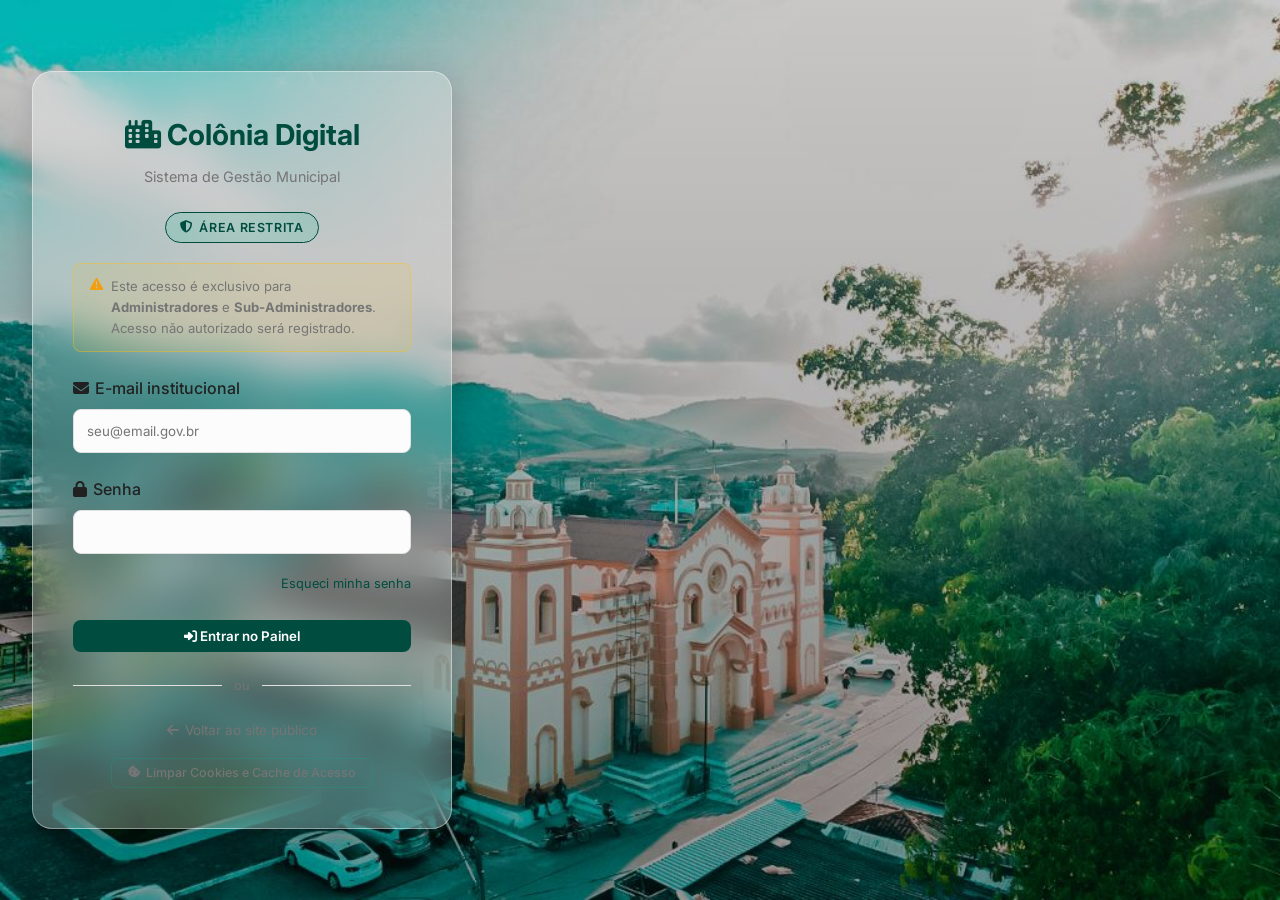
<file: frontend/admin/index.html>
<!DOCTYPE html>
<html lang="pt-BR" data-theme="light">
<head>
    <meta charset="UTF-8">
    <meta name="viewport" content="width=device-width, initial-scale=1.0">
    <title>Acesso Administrativo - Colônia Digital</title>
    <meta name="description" content="Área restrita para administradores da Colônia Digital.">
    <link href="https://fonts.googleapis.com/css2?family=Inter:wght@300;400;600;700&display=swap" rel="stylesheet">
    <link rel="stylesheet" href="../css/style.css">
    <link rel="manifest" href="../admin-manifest.json">
    <link rel="apple-touch-icon" sizes="180x180" href="../images/admin-icon.png">
    <link rel="icon" type="image/png" sizes="32x32" href="../images/admin-icon.png">
    <link rel="icon" type="image/png" sizes="16x16" href="../images/admin-icon.png">
    <link rel="stylesheet" href="https://cdnjs.cloudflare.com/ajax/libs/font-awesome/6.4.0/css/all.min.css">
    <style>
        body {
            display: flex;
            justify-content: center;
            min-height: 100vh;
            position: relative;
            overflow-x: hidden;
            padding: 2rem 1rem;
            box-sizing: border-box;
        }
        .admin-badge {
            display: inline-flex;
            align-items: center;
            gap: 0.4rem;
            background: rgba(var(--primary-rgb, 0, 184, 148), 0.15);
            color: var(--primary-color);
            border: 1px solid var(--primary-color);
            border-radius: 999px;
            padding: 0.3rem 0.9rem;
            font-size: 0.78rem;
            font-weight: 600;
            text-transform: uppercase;
            letter-spacing: 0.05em;
            margin-bottom: 1.2rem;
        }
        .divider {
            display: flex;
            align-items: center;
            gap: 0.75rem;
            color: var(--text-secondary);
            font-size: 0.8rem;
            margin: 1.5rem 0;
        }
        .divider::before, .divider::after {
            content: '';
            flex: 1;
            height: 1px;
            background: var(--border-color, #e2e8f0);
        }
        .warning-box {
            background: rgba(255, 193, 7, 0.1);
            border: 1px solid rgba(255, 193, 7, 0.4);
            border-radius: 8px;
            padding: 0.75rem 1rem;
            font-size: 0.82rem;
            color: var(--text-secondary);
            margin-bottom: 1.5rem;
            display: flex;
            align-items: flex-start;
            gap: 0.5rem;
        }
        .warning-box i { color: #f59e0b; margin-top: 2px; flex-shrink: 0; }
    </style>
</head>
<body>
    <div class="bg-animation-container" id="bg-animation"></div>
    <div class="bg-overlay"></div>

    <div class="form-container fade-in" style="width: 100%; max-width: 420px; margin: 1rem; position: relative; z-index: 10;">
        <div style="text-align: center; margin-bottom: 1.5rem;">
            <h1 style="color: var(--primary-color); font-size: 1.8rem;">
                <i class="fa-solid fa-city"></i> Colônia Digital
            </h1>
            <p style="color: var(--text-secondary); margin-top: 0.4rem; font-size: 0.9rem;">Sistema de Gestão Municipal</p>
        </div>

        <div style="text-align: center;">
            <span class="admin-badge"><i class="fa-solid fa-shield-halved"></i> Área Restrita</span>
        </div>

        <div class="warning-box">
            <i class="fa-solid fa-triangle-exclamation"></i>
            <span>Este acesso é exclusivo para <strong>Administradores</strong> e <strong>Sub-Administradores</strong>. Acesso não autorizado será registrado.</span>
        </div>

        <form id="adminLoginForm">
            <div class="form-group">
                <label for="email"><i class="fa-solid fa-envelope" style="margin-right: 0.4rem;"></i>E-mail institucional</label>
                <input type="email" id="email" placeholder="seu@email.gov.br" required>
            </div>

            <div class="form-group">
                <label for="password"><i class="fa-solid fa-lock" style="margin-right: 0.4rem;"></i>Senha</label>
                <input type="password" id="password" required>
            </div>

            <div class="form-group" style="text-align: right; margin-top: -0.5rem; margin-bottom: 1rem;">
                <a href="#" id="forgotPasswordLink" style="font-size: 0.8rem; color: var(--primary-color);">Esqueci minha senha</a>
            </div>

            <button type="submit" id="submitBtn" class="btn btn-primary" style="width: 100%; margin-top: 0.5rem;">
                <i class="fa-solid fa-right-to-bracket"></i> Entrar no Painel
            </button>

            <p id="errorMsg" style="color: var(--error); margin-top: 1rem; text-align: center; display: none; font-size: 0.9rem;"></p>
        </form>

        <div class="divider">ou</div>

        <div style="text-align: center; display: flex; flex-direction: column; gap: 0.8rem; align-items: center;">
            <a href="../index.html" style="font-size: 0.85rem; color: var(--text-secondary); text-decoration: none; display: inline-flex; align-items: center; gap: 0.4rem; transition: color 0.2s;" onmouseover="this.style.color='var(--primary-color)'" onmouseout="this.style.color='var(--text-secondary)'">
                <i class="fa-solid fa-arrow-left"></i> Voltar ao site público
            </a>
            <button id="clearCookiesBtn" type="button" style="background: none; border: 1px solid rgba(0, 184, 148, 0.2); color: var(--text-secondary); padding: 0.4rem 1rem; border-radius: 6px; font-size: 0.78rem; font-weight: 500; cursor: pointer; display: inline-flex; align-items: center; gap: 0.4rem; transition: all 0.3s; margin-top: 0.2rem;" onmouseover="this.style.borderColor='var(--primary-color)'; this.style.color='var(--primary-color)'; this.style.background='rgba(0, 184, 148, 0.05)'" onmouseout="this.style.borderColor='rgba(0, 184, 148, 0.2)'; this.style.color='var(--text-secondary)'; this.style.background='none'">
                <i class="fa-solid fa-cookie-bite"></i> Limpar Cookies e Cache de Acesso
            </button>
        </div>
    </div>

    <script src="../js/main.js?v=1.0.6"></script>
    <script>
        initBackgroundAnimation('bg-animation');

        // If already logged in as admin, redirect directly
        const existingUser = getUserInfo();
        const existingToken = getToken();
        if (existingUser && existingToken) {
            let role = existingUser.tipo_usuario || '';
            if (typeof role === 'string' && role.includes('.')) {
                role = role.split('.').pop();
            }
            if (role === 'admin' || role === 'subadmin') {
                window.location.href = '../admin.html';
            }
        }

        document.getElementById('adminLoginForm').addEventListener('submit', async function(e) {
            e.preventDefault();
            const email = document.getElementById('email').value;
            const password = document.getElementById('password').value;
            const errorMsg = document.getElementById('errorMsg');
            const submitBtn = document.getElementById('submitBtn');

            submitBtn.disabled = true;
            submitBtn.innerHTML = '<i class="fa-solid fa-spinner fa-spin"></i> Verificando...';
            errorMsg.style.display = 'none';

            try {
                const formData = new URLSearchParams();
                formData.append('username', email);
                formData.append('password', password);

                const response = await fetch(`${API_URL}/auth/login`, {
                    method: 'POST',
                    headers: { 'Content-Type': 'application/x-www-form-urlencoded' },
                    body: formData
                });

                if (response.ok) {
                    const data = await response.json();
                    localStorage.setItem('access_token', data.access_token);

                    const userRes = await fetch(`${API_URL}/auth/me`, {
                        headers: { 'Authorization': `Bearer ${data.access_token}` }
                    });

                    if (userRes.ok) {
                        const userData = await userRes.json();

                        let role = userData.tipo_usuario || '';
                        if (typeof role === 'string' && role.includes('.')) {
                            role = role.split('.').pop();
                            userData.tipo_usuario = role; // Normalize
                        }

                        // Only allow admin and subadmin users
                        if (role !== 'admin' && role !== 'subadmin') {
                            localStorage.removeItem('access_token');
                            errorMsg.innerText = 'Acesso negado. Esta área é restrita a administradores.';
                            errorMsg.style.display = 'block';
                            submitBtn.disabled = false;
                            submitBtn.innerHTML = '<i class="fa-solid fa-right-to-bracket"></i> Entrar no Painel';
                            return;
                        }

                        localStorage.setItem('user_info', JSON.stringify(userData));
                        window.location.href = '../admin.html';
                    } else {
                        const errData = await userRes.json().catch(() => ({}));
                        errorMsg.innerText = errData.detail || 'Erro ao carregar perfil. Tente novamente.';
                        errorMsg.style.display = 'block';
                    }
                } else {
                    const errorData = await response.json().catch(() => ({}));
                    errorMsg.innerText = errorData.detail || 'Credenciais inválidas.';
                    errorMsg.style.display = 'block';
                }
            } catch (err) {
                console.error('Erro detalhado do login:', err);
                errorMsg.innerText = `Erro Crítico: ${err.name} - ${err.message}. Certifique-se que o backend em prefeitura-digital.onrender.com está online.`;
                errorMsg.style.display = 'block';
            } finally {
                submitBtn.disabled = false;
                submitBtn.innerHTML = '<i class="fa-solid fa-right-to-bracket"></i> Entrar no Painel';
            }
        });
        document.getElementById('forgotPasswordLink').addEventListener('click', async function(e) {
            e.preventDefault();
            const email = document.getElementById('email').value;
            if (!email) {
                alert("Por favor, digite seu e-mail no campo acima para recuperar a senha.");
                document.getElementById('email').focus();
                return;
            }

            if (!confirm(`Deseja gerar uma nova senha e enviá-la por SMS para o telefone cadastrado no seu perfil?`)) return;

            const submitBtn = document.getElementById('submitBtn');
            const errorMsg = document.getElementById('errorMsg');
            
            submitBtn.disabled = true;
            submitBtn.innerHTML = '<i class="fa-solid fa-spinner fa-spin"></i> Enviando...';

            try {
                const response = await fetch(`${API_URL}/auth/forgot-password`, {
                    method: 'POST',
                    headers: { 'Content-Type': 'application/json' },
                    body: JSON.stringify({
                        identifier: email,
                        method: 'sms'
                    })
                });

                const data = await response.json();
                if (response.ok) {
                    alert(data.message || "Nova senha enviada com sucesso!");
                } else {
                    alert("Erro: " + (data.detail || "Não foi possível recuperar a senha."));
                }
            } catch (err) {
                console.error(err);
                alert("Erro de conexão ao tentar recuperar senha.");
            } finally {
                submitBtn.disabled = false;
                submitBtn.innerHTML = '<i class="fa-solid fa-right-to-bracket"></i> Entrar no Painel';
            }
        });

        // Limpar cookies, localStorage e sessionStorage
        document.getElementById('clearCookiesBtn').addEventListener('click', function() {
            // 1. Limpar caches locais
            localStorage.clear();
            sessionStorage.clear();
            
            // 2. Limpar todos os cookies associados
            const cookies = document.cookie.split(";");
            for (let i = 0; i < cookies.length; i++) {
                const cookie = cookies[i];
                const eqPos = cookie.indexOf("=");
                const name = eqPos > -1 ? cookie.substr(0, eqPos).trim() : cookie.trim();
                document.cookie = name + "=;expires=Thu, 01 Jan 1970 00:00:00 GMT;path=/";
                document.cookie = name + "=;expires=Thu, 01 Jan 1970 00:00:00 GMT;path=/;domain=" + window.location.hostname;
            }
            
            // 3. Feedback visual elegante na div de erro/notificação
            const errorMsg = document.getElementById('errorMsg');
            const originalColor = errorMsg.style.color;
            errorMsg.style.color = 'var(--primary-color)'; // Tom verde do tema para sucesso
            errorMsg.style.display = 'block';
            errorMsg.innerHTML = '<i class="fa-solid fa-circle-check"></i> Cookies, tokens e dados locais limpos com sucesso!';
            
            // Feedback visual no botão
            const btn = document.getElementById('clearCookiesBtn');
            btn.style.borderColor = 'var(--primary-color)';
            btn.style.color = 'var(--primary-color)';
            btn.style.background = 'rgba(0, 184, 148, 0.1)';
            
            setTimeout(() => {
                errorMsg.style.display = 'none';
                errorMsg.style.color = originalColor || 'var(--error)';
                btn.style.borderColor = 'rgba(0, 184, 148, 0.2)';
                btn.style.color = 'var(--text-secondary)';
                btn.style.background = 'none';
            }, 3000);
        });
    </script>
</body>
</html>
</file>
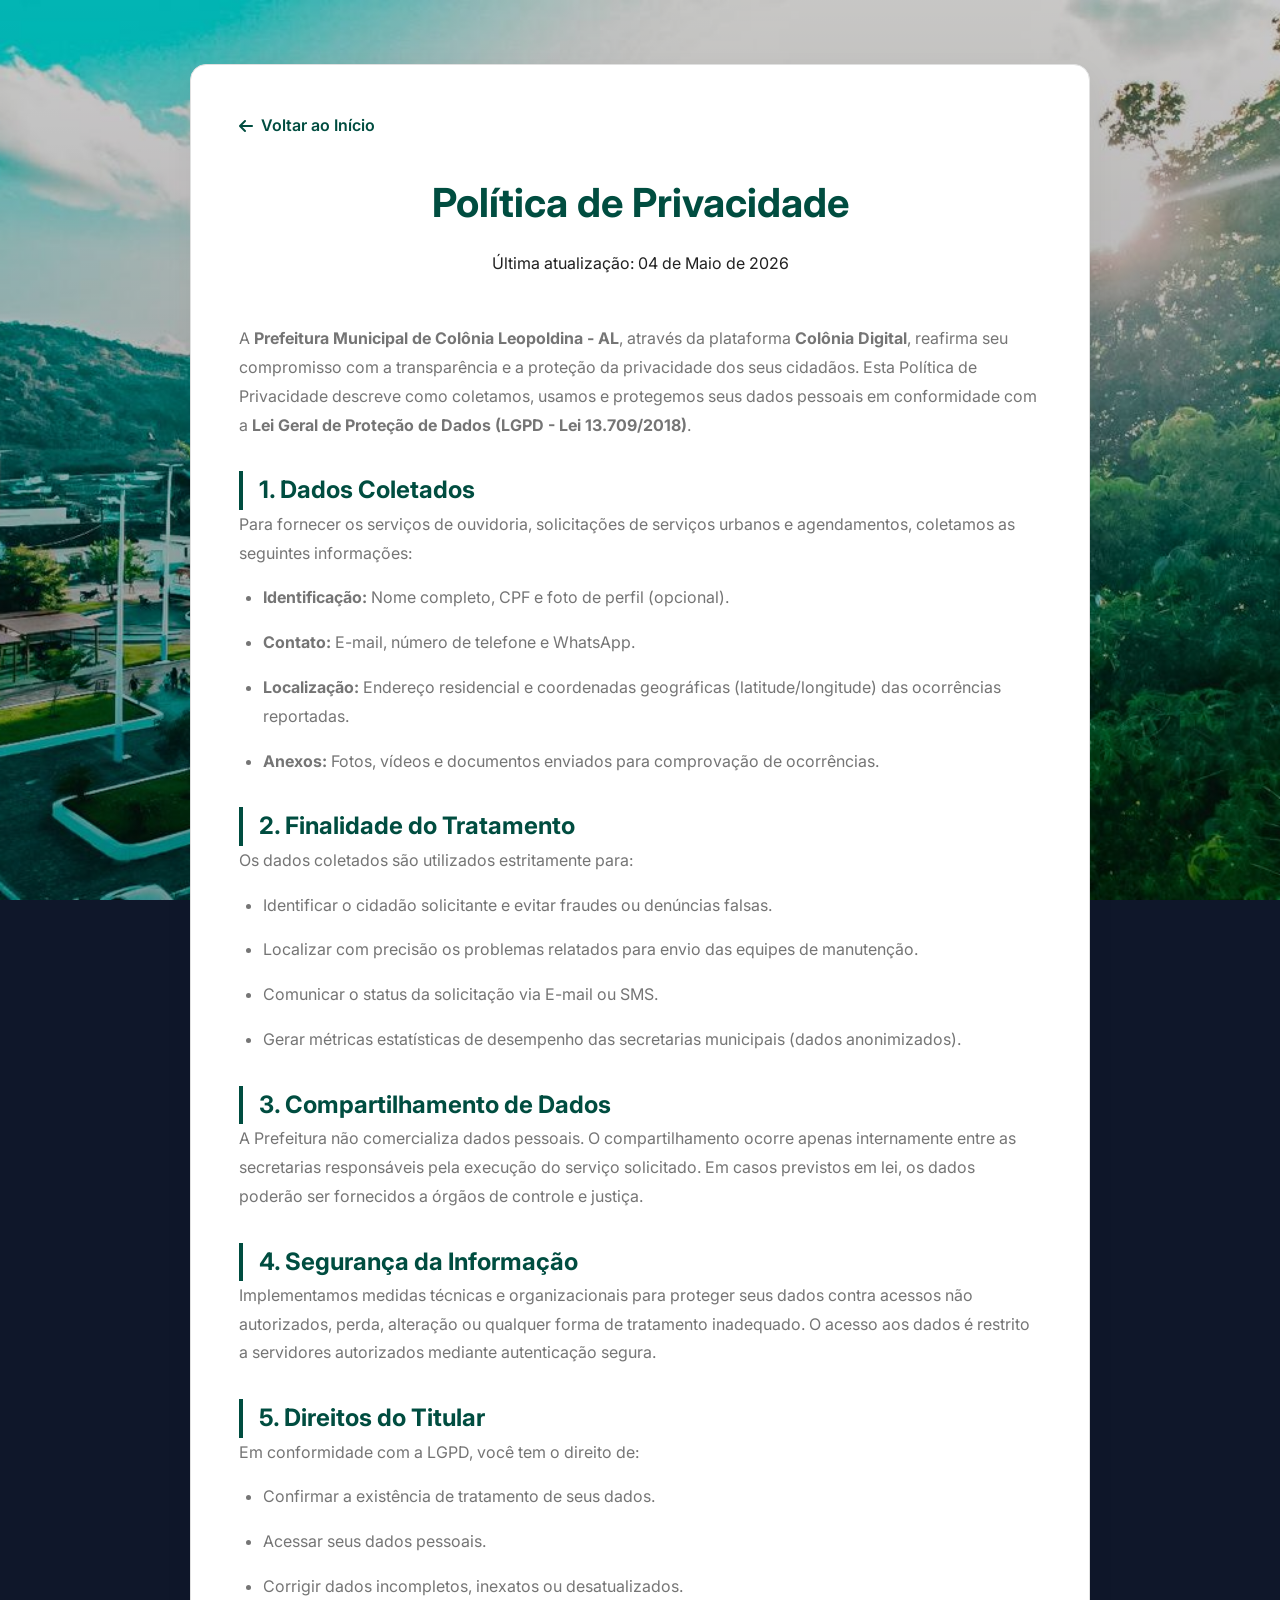
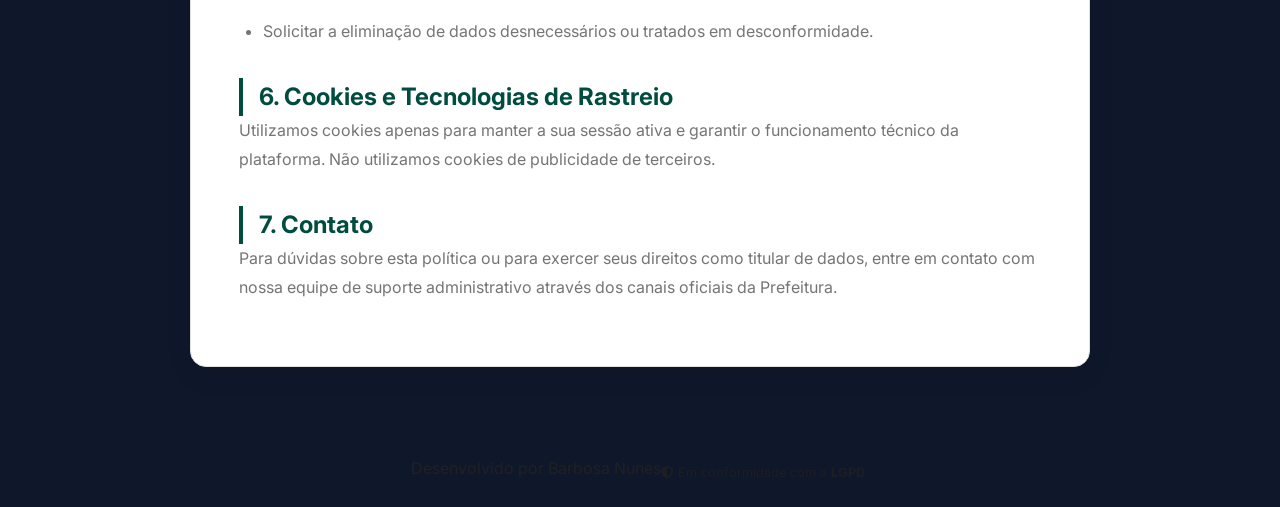
<file: frontend/privacidade.html>
<!DOCTYPE html>
<html lang="pt-BR" data-theme="light">

<head>
    <meta charset="UTF-8">
    <meta name="viewport" content="width=device-width, initial-scale=1.0">
    <title>Política de Privacidade - Colônia Digital</title>
    <link href="https://fonts.googleapis.com/css2?family=Inter:wght@300;400;600;700&display=swap" rel="stylesheet">
    <link rel="stylesheet" href="https://cdnjs.cloudflare.com/ajax/libs/font-awesome/6.4.0/css/all.min.css">
    <link rel="stylesheet" href="css/style.css">
    <style>
        .privacy-container {
            max-width: 900px;
            margin: 4rem auto;
            padding: 3rem;
            background: var(--card-bg);
            border-radius: 16px;
            box-shadow: 0 10px 30px rgba(0, 0, 0, 0.05);
            border: 1px solid var(--border);
        }

        .privacy-header {
            text-align: center;
            margin-bottom: 3rem;
        }

        .privacy-header h1 {
            color: var(--primary-color);
            font-size: 2.5rem;
            margin-bottom: 1rem;
        }

        .privacy-content h2 {
            color: var(--primary-color);
            margin-top: 2rem;
            font-size: 1.5rem;
            border-left: 4px solid var(--primary-color);
            padding-left: 1rem;
        }

        .privacy-content p,
        .privacy-content li {
            color: var(--text-secondary);
            line-height: 1.8;
            margin-bottom: 1rem;
        }

        .privacy-content ul {
            padding-left: 1.5rem;
            margin-bottom: 1.5rem;
        }

        .back-link {
            display: inline-flex;
            align-items: center;
            gap: 0.5rem;
            color: var(--primary-color);
            text-decoration: none;
            font-weight: 600;
            margin-bottom: 2rem;
            transition: transform 0.2s;
        }

        .back-link:hover {
            transform: translateX(-5px);
        }

        @media (max-width: 768px) {
            .privacy-container {
                margin: 2rem 1rem;
                padding: 1.5rem;
            }

            .privacy-header h1 {
                font-size: 2rem;
            }
        }
    </style>
    <!-- PWA -->
    <link rel="manifest" href="manifest.json">
    <meta name="theme-color" content="#1e3a8a">
</head>

<body>
    <div class="privacy-container fade-in">
        <a href="index.html" class="back-link"><i class="fa-solid fa-arrow-left"></i> Voltar ao Início</a>

        <div class="privacy-header">
            <h1>Política de Privacidade</h1>
            <p>Última atualização: 04 de Maio de 2026</p>
        </div>

        <div class="privacy-content">
            <p>A <strong>Prefeitura Municipal de Colônia Leopoldina - AL</strong>, através da plataforma <strong>Colônia
                    Digital</strong>, reafirma seu compromisso com a transparência e a proteção da privacidade dos seus
                cidadãos. Esta Política de Privacidade descreve como coletamos, usamos e protegemos seus dados pessoais
                em conformidade com a <strong>Lei Geral de Proteção de Dados (LGPD - Lei 13.709/2018)</strong>.</p>

            <h2>1. Dados Coletados</h2>
            <p>Para fornecer os serviços de ouvidoria, solicitações de serviços urbanos e agendamentos, coletamos as
                seguintes informações:</p>
            <ul>
                <li><strong>Identificação:</strong> Nome completo, CPF e foto de perfil (opcional).</li>
                <li><strong>Contato:</strong> E-mail, número de telefone e WhatsApp.</li>
                <li><strong>Localização:</strong> Endereço residencial e coordenadas geográficas (latitude/longitude)
                    das ocorrências reportadas.</li>
                <li><strong>Anexos:</strong> Fotos, vídeos e documentos enviados para comprovação de ocorrências.</li>
            </ul>

            <h2>2. Finalidade do Tratamento</h2>
            <p>Os dados coletados são utilizados estritamente para:</p>
            <ul>
                <li>Identificar o cidadão solicitante e evitar fraudes ou denúncias falsas.</li>
                <li>Localizar com precisão os problemas relatados para envio das equipes de manutenção.</li>
                <li>Comunicar o status da solicitação via E-mail ou SMS.</li>
                <li>Gerar métricas estatísticas de desempenho das secretarias municipais (dados anonimizados).</li>
            </ul>

            <h2>3. Compartilhamento de Dados</h2>
            <p>A Prefeitura não comercializa dados pessoais. O compartilhamento ocorre apenas internamente entre as
                secretarias responsáveis pela execução do serviço solicitado. Em casos previstos em lei, os dados
                poderão ser fornecidos a órgãos de controle e justiça.</p>

            <h2>4. Segurança da Informação</h2>
            <p>Implementamos medidas técnicas e organizacionais para proteger seus dados contra acessos não autorizados,
                perda, alteração ou qualquer forma de tratamento inadequado. O acesso aos dados é restrito a servidores
                autorizados mediante autenticação segura.</p>

            <h2>5. Direitos do Titular</h2>
            <p>Em conformidade com a LGPD, você tem o direito de:</p>
            <ul>
                <li>Confirmar a existência de tratamento de seus dados.</li>
                <li>Acessar seus dados pessoais.</li>
                <li>Corrigir dados incompletos, inexatos ou desatualizados.</li>
                <li>Solicitar a eliminação de dados desnecessários ou tratados em desconformidade.</li>
            </ul>

            <h2>6. Cookies e Tecnologias de Rastreio</h2>
            <p>Utilizamos cookies apenas para manter a sua sessão ativa e garantir o funcionamento técnico da
                plataforma. Não utilizamos cookies de publicidade de terceiros.</p>

            <h2>7. Contato</h2>
            <p>Para dúvidas sobre esta política ou para exercer seus direitos como titular de dados, entre em contato
                com nossa equipe de suporte administrativo através dos canais oficiais da Prefeitura.</p>
        </div>
    </div>

    <footer class="footer">
        <p>Desenvolvido por Barbosa Nunes</p>
        <p style="font-size: 0.8rem; margin-top: 0.5rem; opacity: 0.8;">
            <i class="fa-solid fa-shield-halved"></i> Em conformidade com a <strong>LGPD</strong>.
        </p>
    </footer>

    <script src="js/main.js?v=1.0.7"></script>
</body>

</html>
</file>
<file: frontend/css/style.css>
:root {
    /* Light Mode Palette */
    --primary-color: #004D40;     /* Deep Government Blue/Green */
    --primary-light: #39796b;
    --primary-dark: #00251a;
    --bg-color: #fdfcfc;
    --card-bg: #ffffff;
    --text-primary: #212121;
    --text-secondary: #757575;
    --accent: #f30b26;
    --success: #2e7d32;
    --warning: #f6f6f6;
    --error: #c62828;
    --border-color: #e0e0e0;
    
    /* Variable aliases used in dashboard */
    --bg-card: var(--card-bg);
    --border: var(--border-color);
    --text-muted: var(--text-secondary);
    
    /* Transitions */
    --transition: all 0.3s ease-in-out;
    --glass-bg: rgba(255, 255, 255, 0.25);
    --glass-border: rgba(255, 255, 255, 0.4);
    --glass-blur: 15px;
}

[data-theme="dark"] {
    /* Dark Mode Palette */
    --primary-color: #4db6ac;
    --primary-light: #82e9de;
    --primary-dark: #00867d;
    --bg-color: #121212;
    --card-bg: #1e1e1e;
    --text-primary: #e0e0e0;
    --text-secondary: #b0b0b0;
    --border-color: #333333;
    
    /* Variable aliases used in dashboard */
    --bg-card: var(--card-bg);
    --border: var(--border-color);
    --text-muted: var(--text-secondary);
    
    --glass-bg: rgba(15, 23, 42, 0.5);
    --glass-border: rgba(255, 255, 255, 0.15);
}

* {
    box-sizing: border-box;
    margin: 0;
    padding: 0;
    font-family: 'Inter', 'Roboto', sans-serif;
}

body {
    font-family: 'Inter', sans-serif;
    background-color: #0f172a !important; /* Fallback color */
    color: var(--text-primary);
    transition: var(--transition);
    line-height: 1.6;
    display: flex;
    flex-direction: column;
    min-height: 100vh;
    position: relative;
}

/* Fixed background image to avoid mobile Safari scrolling bugs */
body::before {
    content: '';
    position: fixed;
    top: 0;
    left: 0;
    width: 100%;
    height: 100%;
    background: linear-gradient(rgba(0,0,0,0.2), rgba(0,0,0,0.4)), url('../imagens/fundo.site.jpeg') no-repeat center center;
    background-size: cover;
    z-index: -1;
}

a {
    text-decoration: none;
    color: var(--primary-color);
    transition: var(--transition);
}

a:hover {
    color: var(--primary-dark);
}

/* Navbar */
.navbar {
    display: flex;
    justify-content: space-between;
    align-items: center;
    padding: 1rem 5%;
    background-color: var(--card-bg);
    box-shadow: 0 2px 10px rgba(0,0,0,0.1);
    position: sticky;
    top: 0;
    z-index: 1000;
}

.logo {
    font-size: 1.5rem;
    font-weight: bold;
    color: var(--primary-color);
    display: flex;
    align-items: center;
    gap: 0.5rem;
}

.nav-links {
    display: flex;
    gap: 1.5rem;
    align-items: center;
}

.btn {
    padding: 0.5rem 1.5rem;
    border-radius: 8px;
    border: none;
    cursor: pointer;
    font-weight: 600;
    transition: var(--transition);
}

.btn-primary {
    background-color: var(--primary-color);
    color: #fff;
}

.btn-primary:hover {
    background-color: var(--primary-dark);
    color: #fff;
}

.btn-outline {
    background-color: transparent;
    border: 2px solid var(--primary-color);
    color: var(--primary-color);
}

.btn-outline:hover {
    background-color: var(--primary-color);
    color: #fff;
}

/* Dark Mode Toggle */
.theme-switch-wrapper {
    display: flex;
    align-items: center;
    cursor: pointer;
}

.theme-switch {
    display: inline-block;
    height: 34px;
    position: relative;
    width: 60px;
}

.theme-switch input {
    display: none;
}

.slider {
    background-color: #ccc;
    bottom: 0;
    cursor: pointer;
    left: 0;
    position: absolute;
    right: 0;
    top: 0;
    transition: .4s;
    border-radius: 34px;
}

.slider:before {
    background-color: #fff;
    bottom: 4px;
    content: "";
    height: 26px;
    left: 4px;
    position: absolute;
    transition: .4s;
    width: 26px;
    border-radius: 50%;
}

input:checked + .slider {
    background-color: var(--primary-color);
}

input:checked + .slider:before {
    transform: translateX(26px);
}

/* Utility Animations */
.fade-in {
    opacity: 0;
    animation: fadeIn 1s forwards;
}

.slide-in-left {
    opacity: 0;
    transform: translateX(-50px);
    animation: slideInLeft 0.8s forwards;
}

@keyframes fadeIn {
    to { opacity: 1; }
}

@keyframes slideInLeft {
    to { opacity: 1; transform: translateX(0); }
}

.bg-animation-container {
    display: none;
}

.bg-animation-img {
    position: absolute;
    top: 0;
    left: 0;
    width: 100%;
    height: 100%;
    object-fit: cover;
    opacity: 0;
}

.bg-animation-img.active {
    opacity: 1;
}

/* Semi-transparent containers for visibility */
.dashboard-container {
    background: var(--glass-bg);
    backdrop-filter: blur(var(--glass-blur));
    -webkit-backdrop-filter: blur(var(--glass-blur));
    border: 1px solid var(--glass-border);
    border-radius: 16px;
    padding: 2.5rem;
    margin: 2rem auto;
    max-width: 1200px;
}

[data-theme="dark"] .dashboard-container {
    background: var(--glass-bg);
    border: 1px solid var(--glass-border);
}

.form-container {
    background: rgba(255, 255, 255, 0.95);
    backdrop-filter: blur(10px);
}

[data-theme="dark"] .form-container {
    background: rgba(30, 30, 30, 0.9);
}

.bg-overlay {
    display: none;
}

/* Forms */
.form-container {
    max-width: 500px;
    margin: 3rem auto;
    background: var(--glass-bg);
    backdrop-filter: blur(20px);
    -webkit-backdrop-filter: blur(20px);
    padding: 2.5rem;
    border-radius: 20px;
    box-shadow: 0 8px 32px rgba(0,0,0,0.2);
    border: 1px solid var(--glass-border);
}

[data-theme="dark"] .form-container {
    background: var(--glass-bg);
    border: 1px solid var(--glass-border);
}

.form-group {
    margin-bottom: 1.5rem;
}

.form-group label {
    display: block;
    margin-bottom: 0.5rem;
    font-weight: 500;
}

.form-group input, .form-group textarea, .form-group select {
    width: 100%;
    padding: 0.8rem;
    border: 1px solid var(--border-color);
    border-radius: 8px;
    background-color: var(--bg-color);
    color: var(--text-primary);
    transition: var(--transition);
}

.form-group input:focus, .form-group textarea:focus, .form-group select:focus {
    outline: none;
    border-color: var(--primary-color);
    box-shadow: 0 0 0 2px rgba(0, 77, 64, 0.2);
}

/* Dashboard Layout */
.dashboard-container {
    padding: 2rem 5%;
}

.stats-grid {
    display: grid;
    grid-template-columns: repeat(auto-fit, minmax(250px, 1fr));
    gap: 1.5rem;
    margin-bottom: 2rem;
}

.stat-card {
    background: var(--glass-bg);
    backdrop-filter: blur(var(--glass-blur));
    -webkit-backdrop-filter: blur(var(--glass-blur));
    padding: 1.5rem;
    border-radius: 16px;
    box-shadow: 0 4px 15px rgba(0,0,0,0.1);
    border: 1px solid var(--glass-border);
    text-align: center;
    transition: var(--transition);
}

.stat-card h3 {
    font-size: 2rem;
    color: var(--primary-color);
    margin-bottom: 0.5rem;
}

.ocorrencias-list {
    display: grid;
    grid-template-columns: repeat(auto-fill, minmax(300px, 1fr));
    gap: 1.5rem;
}

.ocorrencia-card {
    background: var(--glass-bg);
    backdrop-filter: blur(8px);
    -webkit-backdrop-filter: blur(8px);
    border-radius: 16px;
    padding: 1.5rem;
    box-shadow: 0 4px 15px rgba(0,0,0,0.1);
    border: 1px solid var(--glass-border);
}

/* How it Works Cards */
.how-it-works-card {
    flex: 1;
    min-width: 280px;
    padding: 2.5rem;
    background: var(--card-bg);
    border-radius: 20px;
    border: 1px solid var(--border-color);
    box-shadow: 0 4px 15px rgba(0,0,0,0.05);
    transition: var(--transition);
    text-align: center;
}

.how-it-works-card:hover {
    transform: translateY(-10px);
    box-shadow: 0 10px 25px rgba(0,0,0,0.1);
}

[data-theme="dark"] .how-it-works-card:hover {
    background: rgba(15, 23, 42, 0.7);
}

.status-badge {
    display: inline-block;
    padding: 0.25rem 0.75rem;
    border-radius: 20px;
    font-size: 0.85rem;
    font-weight: bold;
}

.status-pendente { background-color: #fff3e0; color: #e65100; }
.status-atendimento { background-color: #e3f2fd; color: #1565c0; }
.status-resolvido { background-color: #e8f5e9; color: #2e7d32; }
.status-confirmado { background-color: #e8f5e9; color: #2e7d32; }
.status-error { background-color: #ffebee; color: #c62828; }

/* AI Chat Blob */
.chat-widget {
    position: fixed;
    bottom: 30px;
    right: 30px;
    z-index: 9999;
}

.chat-btn {
    width: 60px;
    height: 60px;
    border-radius: 50%;
    background-color: var(--primary-color);
    color: white;
    display: flex;
    justify-content: center;
    align-items: center;
    font-size: 1.5rem;
    cursor: pointer;
    box-shadow: 0 4px 15px rgba(0,0,0,0.2);
    transition: var(--transition);
}

.chat-btn:hover {
    transform: scale(1.1);
}

.chat-window {
    display: none;
    position: absolute;
    bottom: 80px;
    right: 0;
    width: 350px;
    height: 450px;
    background: var(--card-bg);
    border-radius: 12px;
    box-shadow: 0 5px 25px rgba(0,0,0,0.15);
    flex-direction: column;
    overflow: hidden;
    border: 1px solid var(--border-color);
}

.chat-window.active {
    display: flex;
}

.chat-header {
    background: var(--primary-color);
    color: white;
    padding: 1rem;
    display: flex;
    justify-content: space-between;
    font-weight: bold;
}

.chat-body {
    flex: 1;
    padding: 1rem;
    overflow-y: auto;
    display: flex;
    flex-direction: column;
    gap: 0.8rem;
}

.chat-msg {
    max-width: 80%;
    padding: 0.8rem;
    border-radius: 12px;
    font-size: 0.9rem;
}

.msg-ia {
    background-color: var(--bg-color);
    color: var(--text-primary);
    align-self: flex-start;
    border-bottom-left-radius: 0;
}

.msg-user {
    background-color: var(--primary-color);
    color: white;
    align-self: flex-end;
    border-bottom-right-radius: 0;
}

.chat-input {
    display: flex;
    border-top: 1px solid var(--border-color);
}

.chat-input input {
    flex: 1;
    border: none;
    padding: 1rem;
    background: transparent;
    color: var(--text-primary);
}

.chat-input input:focus {
    outline: none;
}

.chat-input button {
    background: var(--primary-color);
    color: white;
    border: none;
    padding: 0 1rem;
    cursor: pointer;
}

/* Footer Card */
.footer {
    text-align: center;
    padding: 1.5rem 1rem;
    width: 100%;
    margin-top: auto;
    position: relative;
    z-index: 10;
    display: flex;
    justify-content: center;
    align-items: center;
}

.footer-card {
    background: #ffffff;
    color: #1e293b;
    padding: 1.2rem 2rem;
    border-radius: 16px;
    border: 2px solid #e2e8f0;
    box-shadow: 0 10px 30px rgba(0, 0, 0, 0.25);
    max-width: 600px;
    width: 90%;
    backdrop-filter: blur(10px);
}

.footer-card p {
    color: #1e293b;
    margin: 0.4rem 0;
    font-size: 0.95rem;
}

.footer-card a {
    color: #0284c7;
    font-weight: 700;
    text-decoration: underline;
}

.footer-card a:hover {
    color: #0369a1;
}

[data-theme="dark"] .footer-card {
    background: #0f172a;
    color: #f8fafc;
    border-color: #334155;
    box-shadow: 0 10px 30px rgba(0, 0, 0, 0.6);
}

[data-theme="dark"] .footer-card p {
    color: #f8fafc;
}

[data-theme="dark"] .footer-card a {
    color: #38bdf8;
}

/* --- Mobile Responsiveness --- */

/* Hamburger Menu Icon */
.hamburger {
    display: none;
    flex-direction: column;
    gap: 5px;
    cursor: pointer;
    z-index: 1001;
}

.hamburger span {
    width: 25px;
    height: 3px;
    background-color: var(--primary-color);
    transition: var(--transition);
    border-radius: 2px;
}

@media (max-width: 768px) {
    .navbar {
        padding: 1rem 5%;
    }

    .hamburger {
        display: flex;
    }

    .nav-links {
        position: fixed;
        top: 0;
        right: -100%;
        width: 75%;
        max-width: 320px;
        height: 100vh;
        background-color: var(--card-bg);
        flex-direction: column;
        justify-content: flex-start;
        align-items: center;
        padding: 5rem 1.5rem 2rem 1.5rem;
        gap: 1.2rem;
        transition: 0.3s ease-in-out;
        box-shadow: -5px 0 25px rgba(0,0,0,0.25);
        z-index: 1000;
        overflow-y: auto;
    }

    .nav-links.active {
        right: 0;
    }

    /* Hero Section Adjustments */
    .hero h1 {
        font-size: 2.2rem;
    }

    .hero p {
        font-size: 1rem;
    }

    /* Forms */
    .form-container {
        width: 95%;
        padding: 1.5rem;
        margin: 1.5rem auto;
    }

    .form-container .btn-primary {
        padding: 1.2rem;
        font-size: 1.1rem;
        margin-top: 1rem;
        display: block;
        width: 100%;
        box-shadow: 0 4px 20px rgba(0, 0, 0, 0.2);
    }

    /* Dashboard */
    .stats-grid {
        grid-template-columns: 1fr;
    }

    .ocorrencias-list {
        grid-template-columns: 1fr;
    }

    /* Chat Widget */
    .chat-window {
        width: 90%;
        right: 5%;
        bottom: 80px;
    }
}

/* ==========================================
   💎 PREMIUM VISUAL & INTERACTIVE UPGRADES
   ========================================== */

/* Transições dinâmicas elásticas para botões e cartões */
.btn, 
.how-it-works-card, 
.stat-card, 
.ocorrencia-card, 
.form-container, 
.navbar, 
.sidebar,
.badge,
.quick-chip {
    transition: all 0.3s cubic-bezier(0.25, 0.8, 0.25, 1) !important;
}

/* Efeito Hover elástico nos cards interativos */
.how-it-works-card:hover, 
.stat-card:hover, 
.ocorrencia-card:hover {
    transform: translateY(-5px);
    box-shadow: 0 12px 30px rgba(0, 184, 148, 0.15) !important;
}

/* Foco Neon com brilho nos inputs do sistema */
.form-group input:focus, 
.form-group textarea:focus, 
.form-group select:focus {
    outline: none !important;
    border-color: var(--primary-color) !important;
    box-shadow: 0 0 0 3px rgba(0, 184, 148, 0.18), 0 0 12px rgba(0, 184, 148, 0.12) !important;
    transform: translateY(-1px);
}

/* Estilo para sugestões rápidas (Chips) da IA */
.chat-quick-chips {
    display: flex;
    gap: 0.5rem;
    padding: 0.6rem 0.8rem;
    background: var(--card-bg);
    border-top: 1px solid var(--border-color);
    overflow-x: auto;
    scrollbar-width: none; /* Firefox */
}
.chat-quick-chips::-webkit-scrollbar {
    display: none; /* Safari e Chrome */
}
.quick-chip {
    background: var(--bg-color);
    border: 1px solid var(--primary-color);
    color: var(--primary-color);
    padding: 0.3rem 0.8rem;
    border-radius: 999px;
    font-size: 0.78rem;
    font-weight: 600;
    cursor: pointer;
    white-space: nowrap;
}
.quick-chip:hover {
    background: var(--primary-color);
    color: #ffffff;
    transform: translateY(-1px);
}

/* Estilização para mensagens formatadas do Chatbot (Markdown) */
.chat-msg p {
    margin-bottom: 0.5rem;
}
.chat-msg p:last-child {
    margin-bottom: 0;
}
.chat-msg ul, .chat-msg ol {
    margin-left: 1.2rem;
    margin-top: 0.3rem;
    margin-bottom: 0.3rem;
}
.chat-msg li {
    margin-bottom: 0.2rem;
}
.chat-msg a {
    color: #ffffff;
    text-decoration: underline;
    font-weight: 600;
}
.msg-ia a {
    color: var(--primary-color);
}

/* Indicador dinâmico de força da senha */
.password-strength-container {
    margin-top: 0.5rem;
}
.password-strength-bar {
    height: 4px;
    width: 0%;
    border-radius: 2px;
    background-color: var(--border-color);
    transition: width 0.4s cubic-bezier(0.25, 0.8, 0.25, 1), background-color 0.3s;
}
.password-strength-text {
    font-size: 0.75rem;
    font-weight: 600;
    margin-top: 0.25rem;
    display: block;
    color: var(--text-secondary);
    transition: color 0.3s;
}
.strength-weak { width: 33%; background-color: #ef4444 !important; color: #ef4444 !important; }
.strength-medium { width: 66%; background-color: #f59e0b !important; color: #f59e0b !important; }
.strength-strong { width: 100%; background-color: #10b981 !important; color: #10b981 !important; }
</file>
